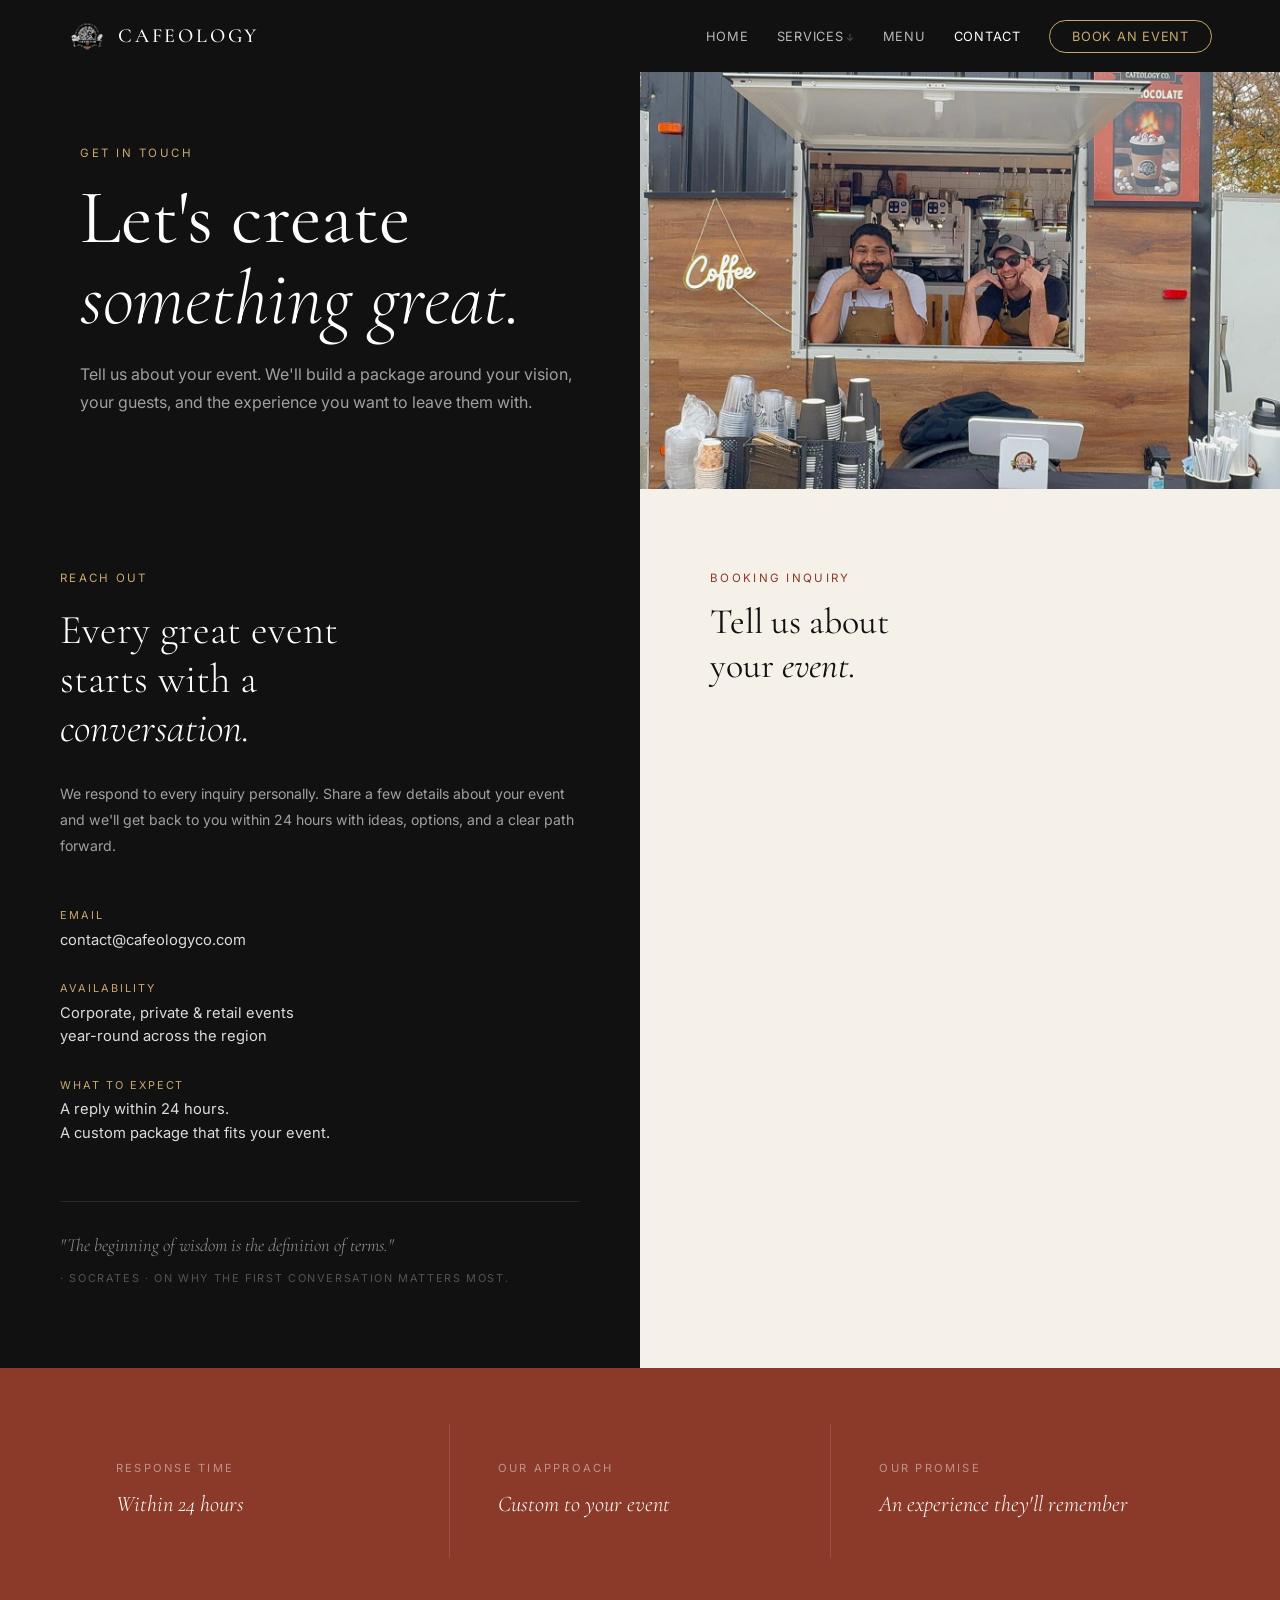
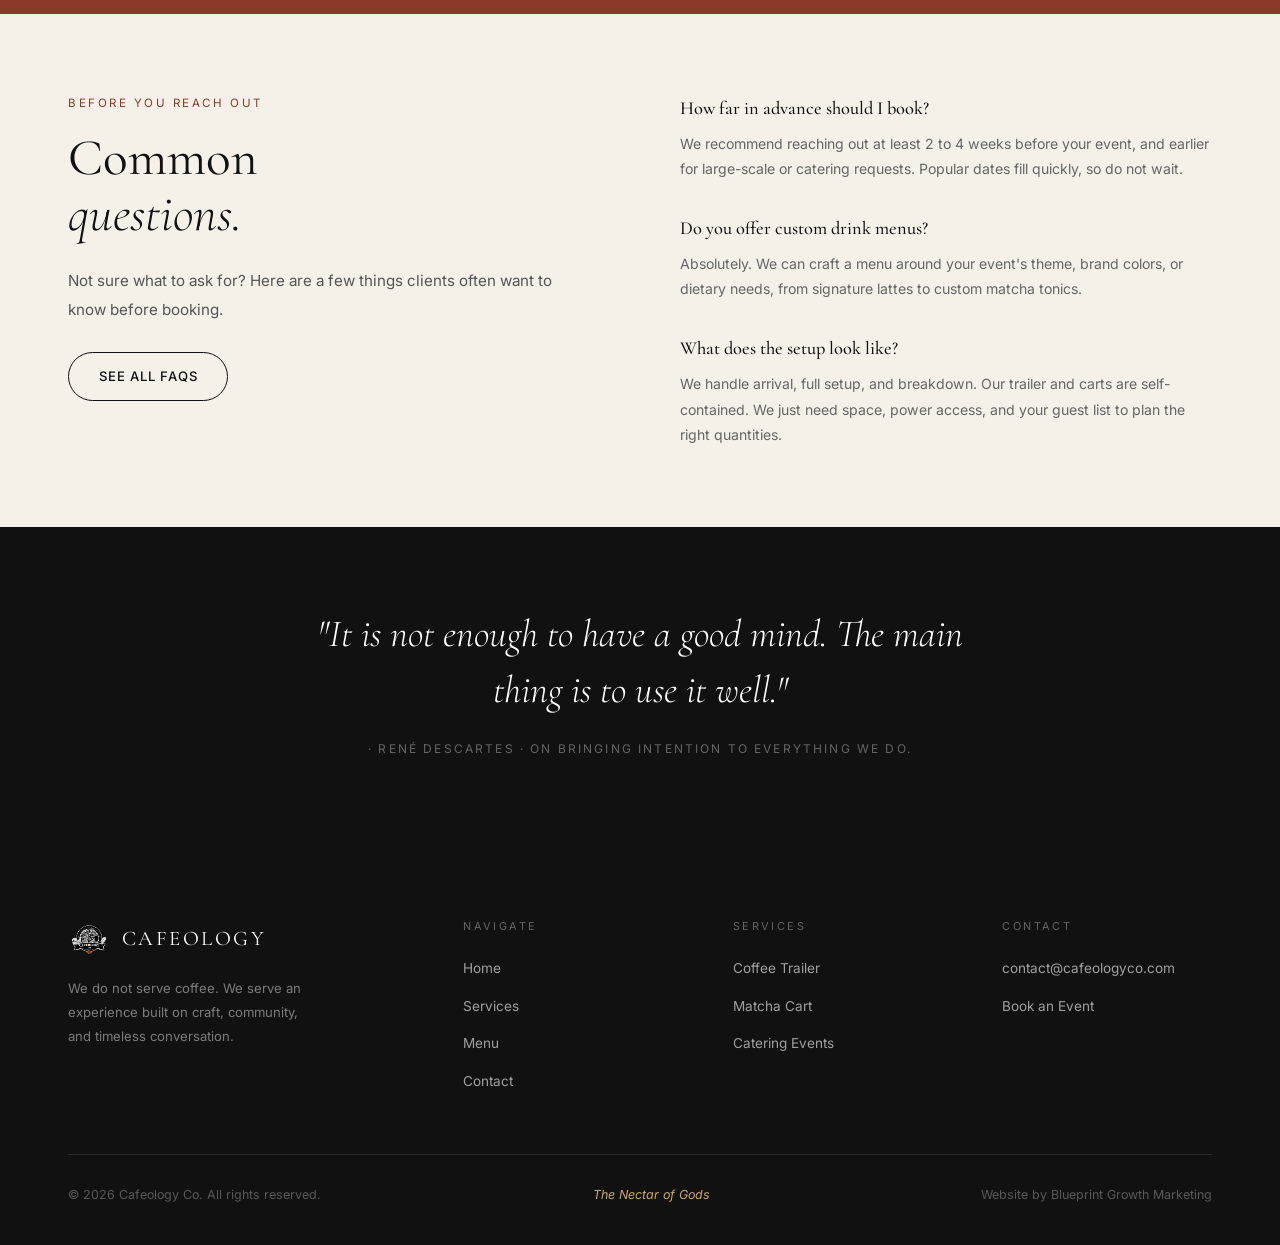
<file: contact.html>
<!DOCTYPE html>
<html lang="en">
<head>
  <meta charset="UTF-8" />
  <meta name="viewport" content="width=device-width, initial-scale=1.0" />
  <title>Book an Event | Cafeology Co</title>
  <meta name="description" content="Book Cafeology for your next corporate, private, or retail event. Reach out and we'll craft a package around your vision." />
  <link rel="preconnect" href="https://fonts.googleapis.com" />
  <link rel="preconnect" href="https://fonts.gstatic.com" crossorigin />
  <link href="https://fonts.googleapis.com/css2?family=Cormorant+Garamond:ital,wght@0,300;0,400;0,500;0,600;1,300;1,400;1,500&family=Inter:wght@300;400;500&display=swap" rel="stylesheet" />
  <link rel="stylesheet" href="css/style.css" />
  <style>
    /* ── Contact page specific ── */
    .contact-layout {
      display: grid;
      grid-template-columns: 1fr 1fr;
      gap: 0;
      min-height: 680px;
    }
    .contact-info {
      background: var(--espresso);
      color: var(--white);
      padding: 80px 60px;
      display: flex;
      flex-direction: column;
      justify-content: space-between;
    }
    .contact-info__eyebrow {
      font-size: 0.72rem;
      letter-spacing: 0.2em;
      text-transform: uppercase;
      color: var(--gold);
      margin-bottom: 18px;
    }
    .contact-info__headline {
      font-family: 'Cormorant Garamond', serif;
      font-size: clamp(2rem, 3.2vw, 3rem);
      font-weight: 300;
      line-height: 1.2;
      color: var(--white);
      margin-bottom: 28px;
    }
    .contact-info__body {
      font-size: 0.88rem;
      color: rgba(255,255,255,0.6);
      line-height: 1.85;
      margin-bottom: 48px;
    }
    .contact-detail {
      display: flex;
      flex-direction: column;
      gap: 28px;
      margin-bottom: 56px;
    }
    .contact-detail__item {
      display: flex;
      flex-direction: column;
      gap: 4px;
    }
    .contact-detail__label {
      font-size: 0.68rem;
      letter-spacing: 0.18em;
      text-transform: uppercase;
      color: var(--gold);
    }
    .contact-detail__value {
      font-size: 0.92rem;
      color: rgba(255,255,255,0.85);
      line-height: 1.6;
    }
    .contact-detail__value a {
      color: rgba(255,255,255,0.85);
      text-decoration: none;
      transition: color 0.2s;
    }
    .contact-detail__value a:hover { color: var(--gold); }
    .contact-quote {
      border-top: 1px solid rgba(255,255,255,0.1);
      padding-top: 28px;
    }
    .contact-quote__text {
      font-family: 'Cormorant Garamond', serif;
      font-size: 1.15rem;
      font-style: italic;
      font-weight: 300;
      color: rgba(255,255,255,0.55);
      line-height: 1.65;
      margin-bottom: 10px;
    }
    .contact-quote__attr {
      font-size: 0.68rem;
      letter-spacing: 0.15em;
      text-transform: uppercase;
      color: rgba(255,255,255,0.28);
    }

    /* ── Form panel ── */
    .contact-form-panel {
      background: var(--parchment);
      padding: 80px 70px;
    }
    .contact-form-panel__eyebrow {
      font-size: 0.72rem;
      letter-spacing: 0.2em;
      text-transform: uppercase;
      color: var(--rust);
      margin-bottom: 12px;
    }
    .contact-form-panel__headline {
      font-family: 'Cormorant Garamond', serif;
      font-size: clamp(1.8rem, 2.8vw, 2.6rem);
      font-weight: 400;
      line-height: 1.25;
      color: var(--espresso);
      margin-bottom: 36px;
    }
    .form-row {
      display: grid;
      grid-template-columns: 1fr 1fr;
      gap: 20px;
      margin-bottom: 20px;
    }
    .form-group {
      display: flex;
      flex-direction: column;
      gap: 8px;
    }
    .form-group--full {
      grid-column: 1 / -1;
    }
    .form-group label {
      font-size: 0.72rem;
      letter-spacing: 0.16em;
      text-transform: uppercase;
      color: #777;
    }
    .form-group input,
    .form-group select,
    .form-group textarea {
      width: 100%;
      background: var(--white);
      border: 1px solid rgba(0,0,0,0.12);
      border-radius: 2px;
      padding: 14px 16px;
      font-family: 'Inter', sans-serif;
      font-size: 0.88rem;
      color: var(--espresso);
      outline: none;
      transition: border-color 0.2s;
      box-sizing: border-box;
      -webkit-appearance: none;
      appearance: none;
    }
    .form-group input:focus,
    .form-group select:focus,
    .form-group textarea:focus {
      border-color: var(--espresso);
    }
    .form-group select {
      background-image: url("data:image/svg+xml,%3Csvg xmlns='http://www.w3.org/2000/svg' width='12' height='8' viewBox='0 0 12 8'%3E%3Cpath d='M1 1l5 5 5-5' stroke='%23111' stroke-width='1.5' fill='none' stroke-linecap='round'/%3E%3C/svg%3E");
      background-repeat: no-repeat;
      background-position: right 16px center;
      padding-right: 40px;
    }
    .form-group textarea {
      resize: vertical;
      min-height: 130px;
    }
    .form-group input::placeholder,
    .form-group textarea::placeholder {
      color: rgba(0,0,0,0.25);
    }
    .form-submit-row {
      display: flex;
      align-items: center;
      gap: 24px;
      margin-top: 32px;
    }
    .form-note {
      font-size: 0.75rem;
      color: rgba(0,0,0,0.4);
      line-height: 1.6;
    }

    /* ── Response promise band ── */
    .promise-band {
      background: var(--rust);
      padding: 56px 0;
    }
    .promise-band__inner {
      display: grid;
      grid-template-columns: repeat(3, 1fr);
      gap: 1px;
      background: rgba(255,255,255,0.12);
    }
    .promise-band__item {
      background: var(--rust);
      padding: 36px 48px;
      display: flex;
      flex-direction: column;
      gap: 8px;
    }
    .promise-band__label {
      font-size: 0.7rem;
      letter-spacing: 0.2em;
      text-transform: uppercase;
      color: rgba(255,255,255,0.45);
    }
    .promise-band__value {
      font-family: 'Cormorant Garamond', serif;
      font-size: 1.4rem;
      font-style: italic;
      font-weight: 300;
      color: var(--white);
    }

    /* ── Responsive ── */
    @media (max-width: 1024px) {
      .contact-layout { grid-template-columns: 1fr; }
      .contact-info { padding: 60px 48px; }
      .contact-form-panel { padding: 60px 48px; }
    }
    @media (max-width: 860px) {
      .form-row { grid-template-columns: 1fr; }
      .promise-band__inner { grid-template-columns: 1fr; }
    }
    @media (max-width: 600px) {
      .contact-info { padding: 48px 24px; }
      .contact-form-panel { padding: 48px 24px; }
      .form-submit-row { flex-direction: column; align-items: flex-start; }
    }
  </style>
</head>
<body>

<!-- ═══ NAV ═══ -->
<nav class="nav" id="siteNav">
  <div class="nav__inner">
    <a href="index.html" class="nav__logo">
      <img src="assets/images/logo cafeology_Mesa de trabajo 1.png" alt="Cafeology logo" class="nav__logo-img" />
      <span class="nav__logo-text">Cafeology</span>
    </a>
    <ul class="nav__links">
      <li><a href="index.html">Home</a></li>
      <li class="nav__item--has-dropdown">
        <a href="services.html">Services</a>
        <ul class="nav__dropdown">
          <li><a href="coffee-trailer.html">Coffee Trailer</a></li>
          <li><a href="matcha-cart.html">Matcha Cart</a></li>
          <li><a href="catering.html">Catering</a></li>
        </ul>
      </li>
      <li><a href="menu.html">Menu</a></li>
      <li><a href="contact.html">Contact</a></li>
      <li><a href="contact.html" class="nav__cta">Book an Event</a></li>
    </ul>
    <button class="nav__toggle" id="navToggle" aria-label="Menu">☰</button>
  </div>
</nav>
<ul class="nav__mobile-menu" id="navMobile">
  <li><a href="index.html">Home</a></li>
  <li><a href="services.html">Services</a></li>
  <li class="nav-sub-link"><a href="coffee-trailer.html">Coffee Trailer</a></li>
  <li class="nav-sub-link"><a href="matcha-cart.html">Matcha Cart</a></li>
  <li class="nav-sub-link"><a href="catering.html">Catering</a></li>
  <li><a href="menu.html">Menu</a></li>
  <li><a href="contact.html">Contact</a></li>
</ul>

<!-- ═══ PAGE HERO ═══ -->
<section style="padding-top:var(--nav-h);background:var(--espresso);min-height:52vh;display:grid;grid-template-columns:1fr 1fr;">
  <div style="display:flex;align-items:center;padding:72px 60px 72px 80px;">
    <div>
      <p class="page-hero__eyebrow">Get In Touch</p>
      <h1 class="page-hero__headline serif">
        Let's create<br><em>something great.</em>
      </h1>
      <p class="page-hero__sub">Tell us about your event. We'll build a package around your vision, your guests, and the experience you want to leave them with.</p>
    </div>
  </div>
  <div style="overflow:hidden;">
    <img src="assets/images/barista-team-smiling-trailer-window.jpg" alt="Cafeology barista team smiling in the trailer window" loading="eager" style="width:100%;height:100%;object-fit:cover;object-position:center;" />
  </div>
</section>

<!-- ═══ CONTACT LAYOUT ═══ -->
<div class="contact-layout">

  <!-- Left: Info panel -->
  <div class="contact-info">
    <div>
      <p class="contact-info__eyebrow">Reach Out</p>
      <h2 class="contact-info__headline serif">Every great event<br>starts with a<br><em>conversation.</em></h2>
      <p class="contact-info__body">We respond to every inquiry personally. Share a few details about your event and we'll get back to you within 24 hours with ideas, options, and a clear path forward.</p>

      <div class="contact-detail">
        <div class="contact-detail__item">
          <span class="contact-detail__label">Email</span>
          <span class="contact-detail__value">
            <a href="mailto:contact@cafeologyco.com">contact@cafeologyco.com</a>
          </span>
        </div>
        <div class="contact-detail__item">
          <span class="contact-detail__label">Availability</span>
          <span class="contact-detail__value">Corporate, private &amp; retail events<br>year-round across the region</span>
        </div>
        <div class="contact-detail__item">
          <span class="contact-detail__label">What to Expect</span>
          <span class="contact-detail__value">A reply within 24 hours.<br>A custom package that fits your event.</span>
        </div>
      </div>
    </div>

    <div class="contact-quote">
      <p class="contact-quote__text">"The beginning of wisdom is the definition of terms."</p>
      <p class="contact-quote__attr">· Socrates · On why the first conversation matters most.</p>
    </div>
  </div>

  <!-- Right: Form panel -->
  <div class="contact-form-panel">
    <p class="contact-form-panel__eyebrow">Booking Inquiry</p>
    <h2 class="contact-form-panel__headline serif">Tell us about<br>your <em>event.</em></h2>

    <iframe data-tally-src="https://tally.so/embed/A7q6jl?alignLeft=1&hideTitle=1&transparentBackground=1&dynamicHeight=1" loading="lazy" width="100%" height="372" frameborder="0" marginheight="0" marginwidth="0" title="null"></iframe>
    <script>var d=document,w="https://tally.so/widgets/embed.js",v=function(){"undefined"!=typeof Tally?Tally.loadEmbeds():d.querySelectorAll("iframe[data-tally-src]:not([src])").forEach((function(e){e.src=e.dataset.tallySrc}))};if("undefined"!=typeof Tally)v();else if(d.querySelector('script[src="'+w+'"]')==null){var s=d.createElement("script");s.src=w,s.onload=v,s.onerror=v,d.body.appendChild(s);}</script>
  </div>

</div>

<!-- ═══ PROMISE BAND ═══ -->
<div class="promise-band">
  <div class="container">
    <div class="promise-band__inner">
      <div class="promise-band__item">
        <span class="promise-band__label">Response Time</span>
        <span class="promise-band__value">Within 24 hours</span>
      </div>
      <div class="promise-band__item">
        <span class="promise-band__label">Our Approach</span>
        <span class="promise-band__value">Custom to your event</span>
      </div>
      <div class="promise-band__item">
        <span class="promise-band__label">Our Promise</span>
        <span class="promise-band__value">An experience they'll remember</span>
      </div>
    </div>
  </div>
</div>

<!-- ═══ FAQ TEASER ═══ -->
<section class="section section--parchment" style="padding:80px 0">
  <div class="container">
    <div style="display:grid;grid-template-columns:1fr 1fr;gap:80px;align-items:start">
      <div>
        <p class="section__eyebrow">Before You Reach Out</p>
        <h2 class="section__headline serif">Common<br><em>questions.</em></h2>
        <p class="section__body">Not sure what to ask for? Here are a few things clients often want to know before booking.</p>
        <a href="index.html#faq" class="btn btn--outline" style="margin-top:28px;display:inline-block">See All FAQs</a>
      </div>
      <div style="display:flex;flex-direction:column;gap:32px">
        <div>
          <p style="font-family:'Cormorant Garamond',serif;font-size:1.15rem;font-weight:500;margin-bottom:8px;color:var(--espresso)">How far in advance should I book?</p>
          <p style="font-size:0.88rem;color:#666;line-height:1.8">We recommend reaching out at least 2 to 4 weeks before your event, and earlier for large-scale or catering requests. Popular dates fill quickly, so do not wait.</p>
        </div>
        <div>
          <p style="font-family:'Cormorant Garamond',serif;font-size:1.15rem;font-weight:500;margin-bottom:8px;color:var(--espresso)">Do you offer custom drink menus?</p>
          <p style="font-size:0.88rem;color:#666;line-height:1.8">Absolutely. We can craft a menu around your event's theme, brand colors, or dietary needs, from signature lattes to custom matcha tonics.</p>
        </div>
        <div>
          <p style="font-family:'Cormorant Garamond',serif;font-size:1.15rem;font-weight:500;margin-bottom:8px;color:var(--espresso)">What does the setup look like?</p>
          <p style="font-size:0.88rem;color:#666;line-height:1.8">We handle arrival, full setup, and breakdown. Our trailer and carts are self-contained. We just need space, power access, and your guest list to plan the right quantities.</p>
        </div>
      </div>
    </div>
  </div>
</section>

<!-- ═══ CLOSING QUOTE ═══ -->
<div style="background:var(--espresso);padding:80px 0;text-align:center">
  <div class="container">
    <p style="font-family:'Cormorant Garamond',serif;font-size:clamp(1.8rem,3vw,2.8rem);font-style:italic;font-weight:300;color:var(--white);max-width:700px;margin:0 auto;line-height:1.45">
      "It is not enough to have a good mind. The main thing is to use it well."
    </p>
    <p style="font-size:0.75rem;letter-spacing:0.18em;text-transform:uppercase;color:rgba(255,255,255,0.35);margin-top:20px">
      · René Descartes · On bringing intention to everything we do.
    </p>
  </div>
</div>

<!-- ═══ FOOTER ═══ -->
<footer class="footer">
  <div class="container">
    <div class="footer__grid">
      <div>
        <div class="footer__logo">
          <img src="assets/images/logo cafeology_Mesa de trabajo 1.png" alt="Cafeology" class="footer__logo-img" />
          <span class="footer__logo-text serif">Cafeology</span>
        </div>
        <p class="footer__tagline">We do not serve coffee. We serve an experience built on craft, community, and timeless conversation.</p>
      </div>
      <div class="footer__col">
        <p class="footer__col-title">Navigate</p>
        <ul>
          <li><a href="index.html">Home</a></li>
          <li><a href="services.html">Services</a></li>
          <li><a href="menu.html">Menu</a></li>
          <li><a href="contact.html">Contact</a></li>
        </ul>
      </div>
      <div class="footer__col">
        <p class="footer__col-title">Services</p>
        <ul>
          <li><a href="coffee-trailer.html">Coffee Trailer</a></li>
          <li><a href="matcha-cart.html">Matcha Cart</a></li>
          <li><a href="catering.html">Catering Events</a></li>
        </ul>
      </div>
      <div class="footer__col">
        <p class="footer__col-title">Contact</p>
        <ul>
          <li><a href="mailto:contact@cafeologyco.com">contact@cafeologyco.com</a></li>
          <li><a href="contact.html">Book an Event</a></li>
        </ul>
      </div>
    </div>
    <div class="footer__bottom">
      <span>&copy; 2026 Cafeology Co. All rights reserved.</span>
      <span class="footer__gold">The Nectar of Gods</span>
      <span>Website by Blueprint Growth Marketing</span>
    </div>
  </div>
</footer>

<script src="js/main.js"></script>
</body>
</html>
</file>
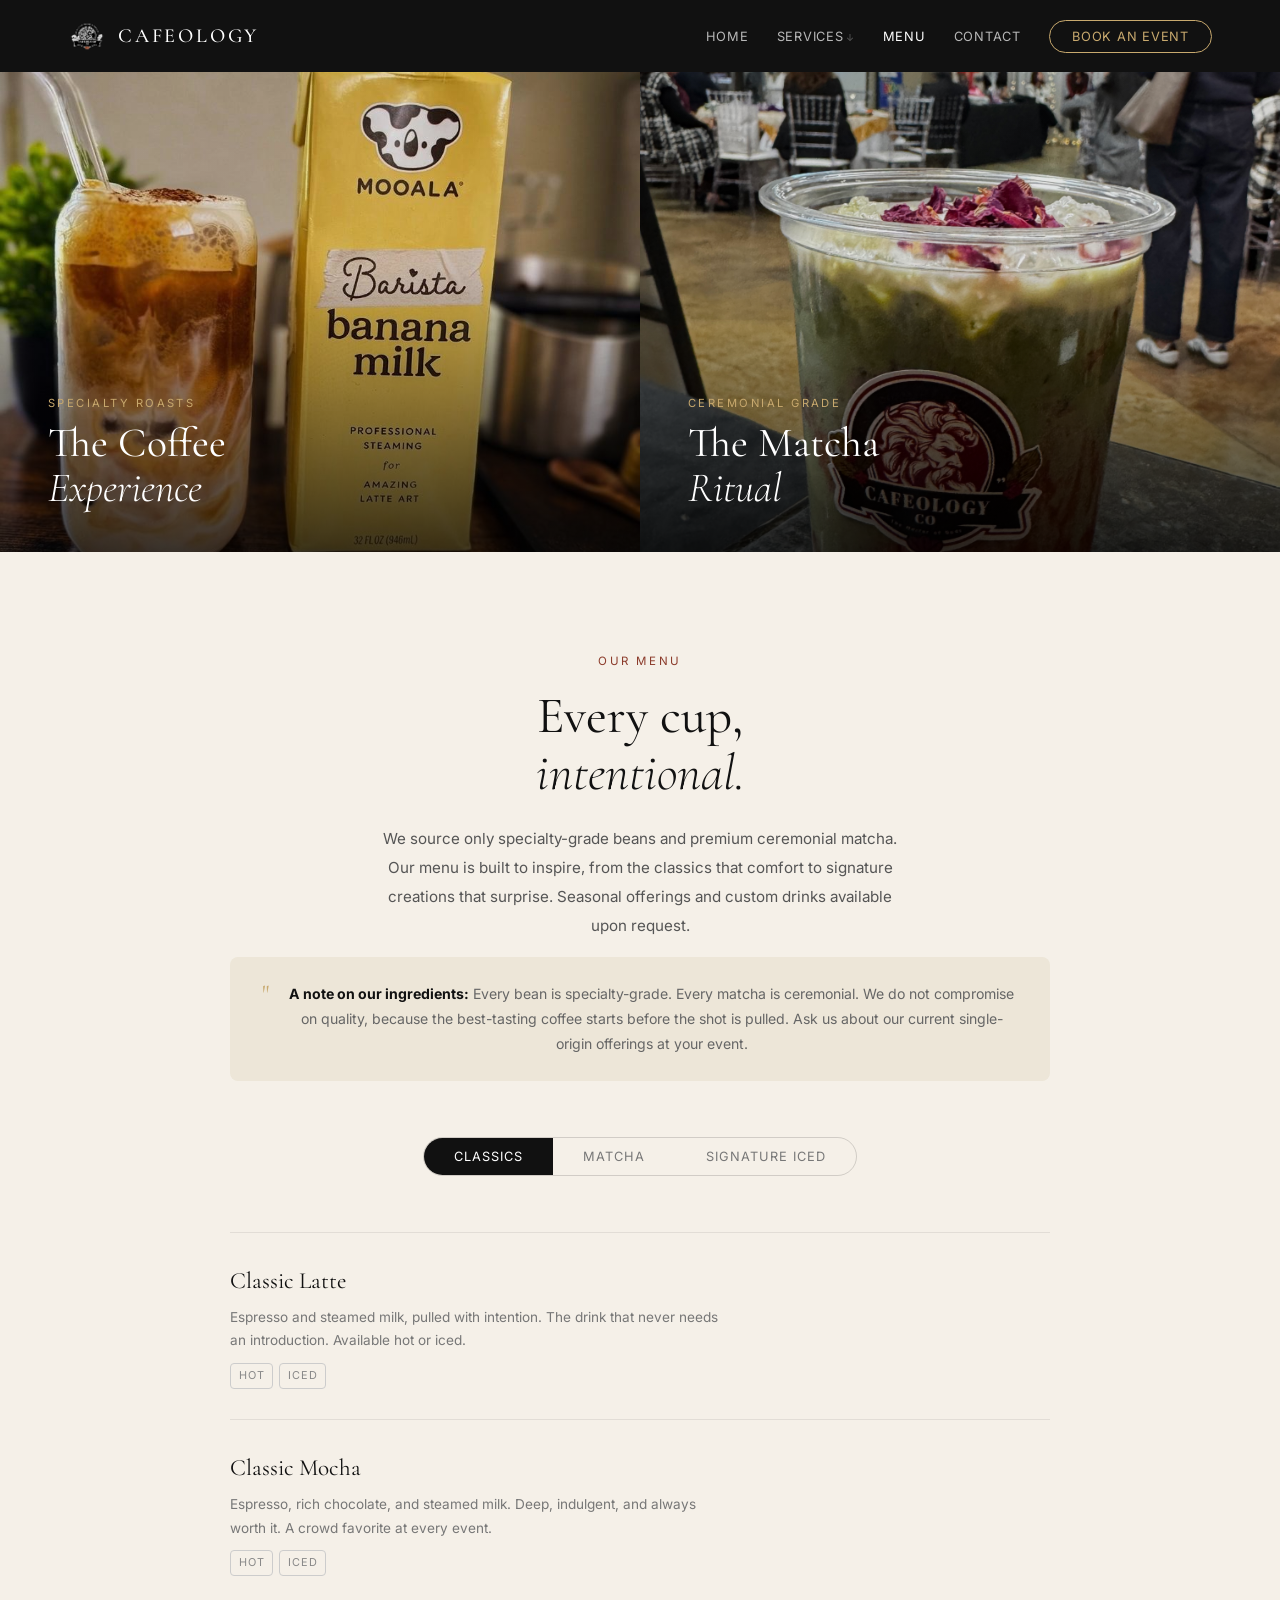
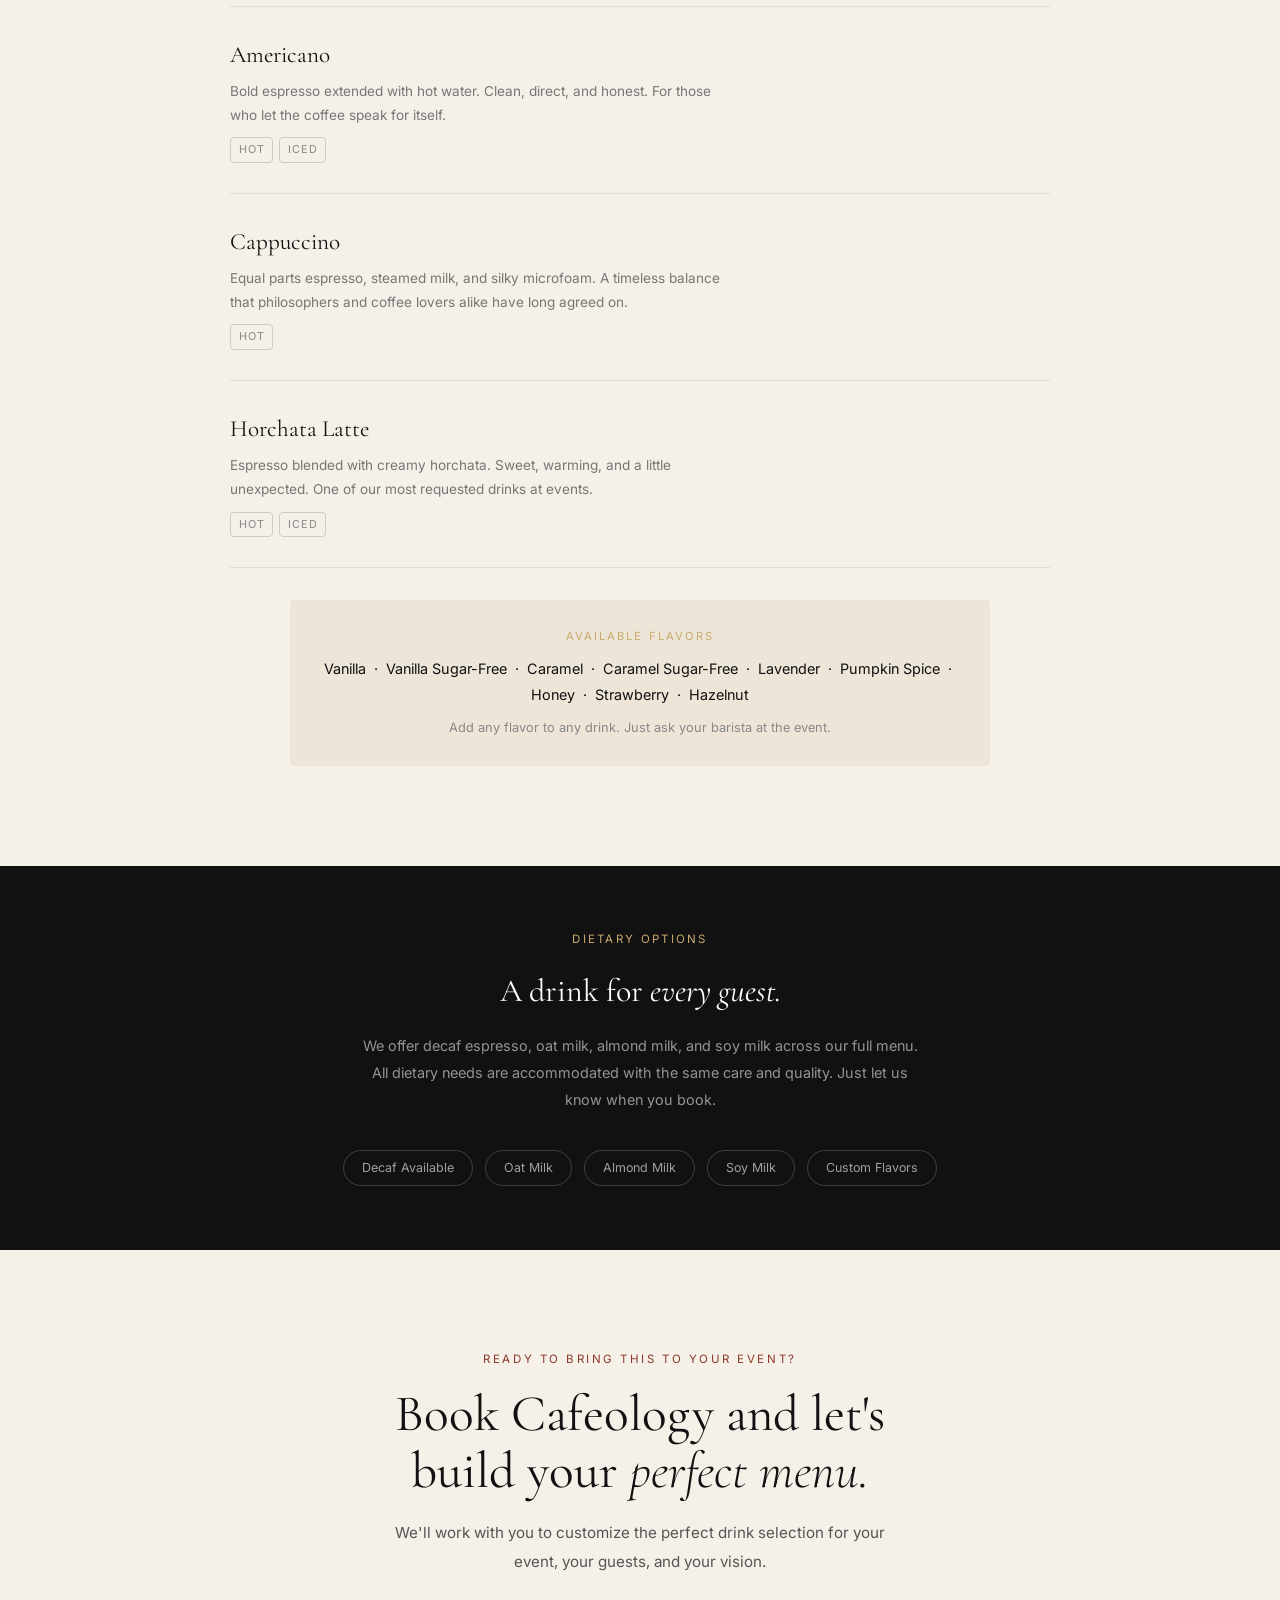
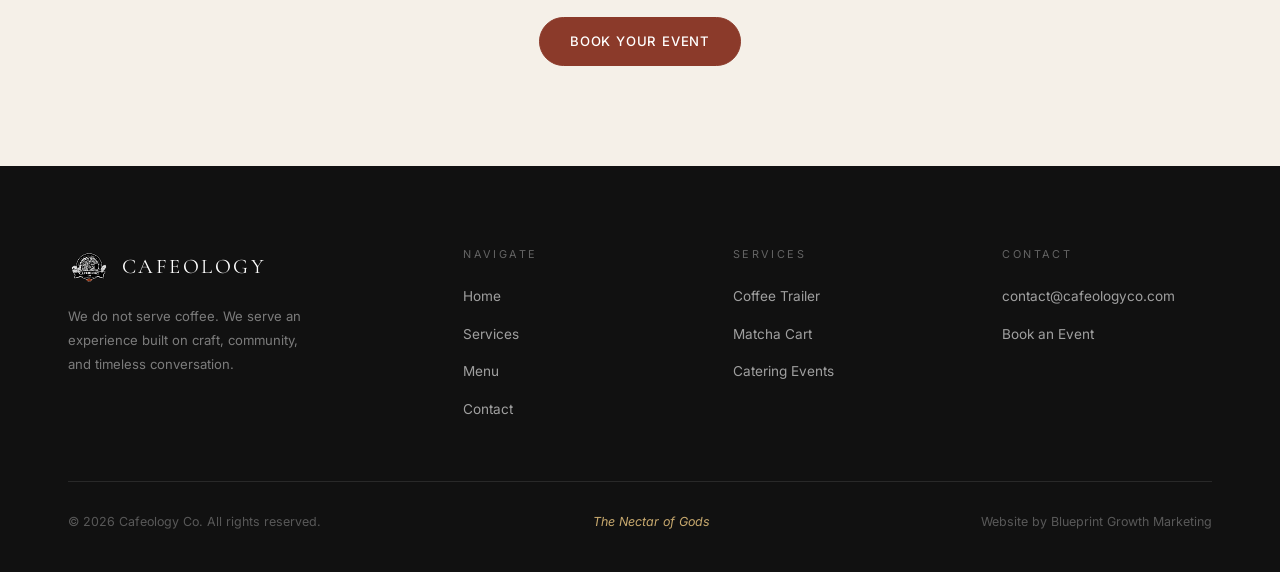
<file: menu.html>
<!DOCTYPE html>
<html lang="en">
<head>
  <meta charset="UTF-8" />
  <meta name="viewport" content="width=device-width, initial-scale=1.0" />
  <title>Menu | Cafeology Co</title>
  <meta name="description" content="Specialty coffee and ceremonial matcha. The Cafeology menu. Every cup crafted with intention." />
  <link rel="preconnect" href="https://fonts.googleapis.com" />
  <link rel="preconnect" href="https://fonts.gstatic.com" crossorigin />
  <link href="https://fonts.googleapis.com/css2?family=Cormorant+Garamond:ital,wght@0,300;0,400;0,500;0,600;1,300;1,400;1,500&family=Inter:wght@300;400;500&display=swap" rel="stylesheet" />
  <link rel="stylesheet" href="css/style.css" />

  <style>
    .menu-hero-grid {
      display: grid; grid-template-columns: 1fr 1fr; height: 480px;
      margin-top: var(--nav-h);
    }
    .menu-hero-grid__panel {
      position: relative; overflow: hidden; display: flex; align-items: flex-end;
      padding: 40px 48px;
    }
    .menu-hero-grid__img { position: absolute; inset: 0; z-index: 0; }
    .menu-hero-grid__img::after {
      content: ''; position: absolute; inset: 0;
      background: linear-gradient(to top, rgba(0,0,0,0.75) 0%, rgba(0,0,0,0.1) 60%);
    }
    .menu-hero-grid__label {
      position: relative; z-index: 1;
    }
    .menu-hero-grid__eyebrow {
      font-size: 0.7rem; letter-spacing: 0.22em; text-transform: uppercase;
      color: var(--gold); margin-bottom: 8px;
    }
    .menu-hero-grid__title {
      font-family: 'Cormorant Garamond', serif;
      font-size: 2.6rem; font-weight: 400; color: var(--white); line-height: 1.1;
    }
    .menu-hero-grid__title em { font-style: italic; font-weight: 300; }

    .menu-note {
      background: var(--parchment-dark); border-radius: 8px;
      padding: 24px 32px; max-width: 820px; margin: 0 auto 56px;
      display: flex; align-items: flex-start; gap: 16px;
    }
    .menu-note__icon {
      font-family: 'Cormorant Garamond', serif;
      font-size: 1.6rem; color: var(--gold); flex-shrink: 0; line-height: 1;
    }
    .menu-note p { font-size: 0.88rem; color: #666; line-height: 1.8; }
    .menu-note strong { color: var(--espresso); }

    @media (max-width: 640px) {
      .menu-hero-grid { grid-template-columns: 1fr; height: auto; }
      .menu-hero-grid__panel { height: 52vw; }
    }
  </style>
</head>
<body>

<!-- ═══ NAV ═══ -->
<nav class="nav" id="siteNav">
  <div class="nav__inner">
    <a href="index.html" class="nav__logo">
      <img src="assets/images/logo cafeology_Mesa de trabajo 1.png" alt="Cafeology logo" class="nav__logo-img" />
      <span class="nav__logo-text">Cafeology</span>
    </a>
    <ul class="nav__links">
      <li><a href="index.html">Home</a></li>
      <li class="nav__item--has-dropdown">
        <a href="services.html">Services</a>
        <ul class="nav__dropdown">
          <li><a href="coffee-trailer.html">Coffee Trailer</a></li>
          <li><a href="matcha-cart.html">Matcha Cart</a></li>
          <li><a href="catering.html">Catering</a></li>
        </ul>
      </li>
      <li><a href="menu.html">Menu</a></li>
      <li><a href="contact.html">Contact</a></li>
      <li><a href="contact.html" class="nav__cta">Book an Event</a></li>
    </ul>
    <button class="nav__toggle" id="navToggle" aria-label="Menu">☰</button>
  </div>
</nav>
<ul class="nav__mobile-menu" id="navMobile">
  <li><a href="index.html">Home</a></li>
  <li><a href="services.html">Services</a></li>
  <li class="nav-sub-link"><a href="coffee-trailer.html">Coffee Trailer</a></li>
  <li class="nav-sub-link"><a href="matcha-cart.html">Matcha Cart</a></li>
  <li class="nav-sub-link"><a href="catering.html">Catering</a></li>
  <li><a href="menu.html">Menu</a></li>
  <li><a href="contact.html">Contact</a></li>
</ul>

<!-- ═══ MENU HERO GRID ═══ -->
<div class="menu-hero-grid">
  <div class="menu-hero-grid__panel">
    <div class="menu-hero-grid__img">
      <img src="assets/images/iced-latte-mooala-banana-milk.jpg" alt="Iced latte with Mooala banana milk" loading="eager" />
    </div>
    <div class="menu-hero-grid__label">
      <p class="menu-hero-grid__eyebrow">Specialty Roasts</p>
      <h2 class="menu-hero-grid__title serif">The Coffee<br><em>Experience</em></h2>
    </div>
  </div>
  <div class="menu-hero-grid__panel">
    <div class="menu-hero-grid__img">
      <img src="assets/images/Product.jpeg" alt="Ceremonial matcha" loading="eager" />
    </div>
    <div class="menu-hero-grid__label">
      <p class="menu-hero-grid__eyebrow">Ceremonial Grade</p>
      <h2 class="menu-hero-grid__title serif">The Matcha<br><em>Ritual</em></h2>
    </div>
  </div>
</div>

<!-- ═══ MENU SECTION ═══ -->
<section class="section section--parchment" style="text-align:center">
  <div class="container">
    <p class="section__eyebrow">Our Menu</p>
    <h2 class="section__headline serif">Every cup,<br><em>intentional.</em></h2>
    <p class="section__body" style="margin:0 auto 16px">
      We source only specialty-grade beans and premium ceremonial matcha. Our menu is built to inspire, from the classics that comfort to signature creations that surprise. Seasonal offerings and custom drinks available upon request.
    </p>

    <div class="menu-note">
      <span class="menu-note__icon serif">"</span>
      <p><strong>A note on our ingredients:</strong> Every bean is specialty-grade. Every matcha is ceremonial. We do not compromise on quality, because the best-tasting coffee starts before the shot is pulled. Ask us about our current single-origin offerings at your event.</p>
    </div>

    <div class="menu-tabs">
      <button class="menu-tab active" data-panel="classics">Classics</button>
      <button class="menu-tab" data-panel="matcha">Matcha</button>
      <button class="menu-tab" data-panel="signature">Signature Iced</button>
    </div>

    <!-- ── CLASSICS ── -->
    <div class="menu-panel active" id="panel-classics">
      <div class="menu-items" style="text-align:left">

        <div class="menu-item">
          <div>
            <p class="menu-item__name serif">Classic Latte</p>
            <p class="menu-item__desc">Espresso and steamed milk, pulled with intention. The drink that never needs an introduction. Available hot or iced.</p>
            <div class="menu-item__badges"><span class="badge">Hot</span><span class="badge">Iced</span></div>
          </div>
        </div>

        <div class="menu-item">
          <div>
            <p class="menu-item__name serif">Classic Mocha</p>
            <p class="menu-item__desc">Espresso, rich chocolate, and steamed milk. Deep, indulgent, and always worth it. A crowd favorite at every event.</p>
            <div class="menu-item__badges"><span class="badge">Hot</span><span class="badge">Iced</span></div>
          </div>
        </div>

        <div class="menu-item">
          <div>
            <p class="menu-item__name serif">Americano</p>
            <p class="menu-item__desc">Bold espresso extended with hot water. Clean, direct, and honest. For those who let the coffee speak for itself.</p>
            <div class="menu-item__badges"><span class="badge">Hot</span><span class="badge">Iced</span></div>
          </div>
        </div>

        <div class="menu-item">
          <div>
            <p class="menu-item__name serif">Cappuccino</p>
            <p class="menu-item__desc">Equal parts espresso, steamed milk, and silky microfoam. A timeless balance that philosophers and coffee lovers alike have long agreed on.</p>
            <div class="menu-item__badges"><span class="badge">Hot</span></div>
          </div>
        </div>

        <div class="menu-item">
          <div>
            <p class="menu-item__name serif">Horchata Latte</p>
            <p class="menu-item__desc">Espresso blended with creamy horchata. Sweet, warming, and a little unexpected. One of our most requested drinks at events.</p>
            <div class="menu-item__badges"><span class="badge">Hot</span><span class="badge">Iced</span></div>
          </div>
        </div>

      </div>

      <!-- Flavors callout -->
      <div style="background:var(--parchment-dark);border-radius:4px;padding:28px 32px;margin-top:32px;max-width:700px;margin-left:auto;margin-right:auto;text-align:center">
        <p style="font-size:0.7rem;letter-spacing:0.18em;text-transform:uppercase;color:var(--gold);margin-bottom:10px">Available Flavors</p>
        <p style="font-size:0.9rem;color:var(--espresso);line-height:1.8">
          Vanilla &nbsp;·&nbsp; Vanilla Sugar-Free &nbsp;·&nbsp; Caramel &nbsp;·&nbsp; Caramel Sugar-Free &nbsp;·&nbsp; Lavender &nbsp;·&nbsp; Pumpkin Spice &nbsp;·&nbsp; Honey &nbsp;·&nbsp; Strawberry &nbsp;·&nbsp; Hazelnut
        </p>
        <p style="font-size:0.8rem;color:#888;margin-top:10px">Add any flavor to any drink. Just ask your barista at the event.</p>
      </div>

    </div>

    <!-- ── MATCHA ── -->
    <div class="menu-panel" id="panel-matcha">
      <div class="menu-items" style="text-align:left">

        <div class="menu-item">
          <div>
            <p class="menu-item__name serif">Celestial Violet Matcha</p>
            <p class="menu-item__desc">Sweet mango purée layered with creamy milk and matcha with coconut milk. Creamy, unique, and visually stunning.</p>
            <div class="menu-item__badges"><span class="badge">Iced</span></div>
          </div>
        </div>

        <div class="menu-item">
          <div>
            <p class="menu-item__name serif">Olympus Cream Matcha</p>
            <p class="menu-item__desc">A rich tropical blend of coconut and white chocolate with ceremonial-grade matcha. Indulgent, smooth, and divine.</p>
            <div class="menu-item__badges"><span class="badge">Iced</span></div>
          </div>
        </div>

        <div class="menu-item">
          <div>
            <p class="menu-item__name serif">Serenity Elixir Matcha</p>
            <p class="menu-item__desc">Floral notes of lavender with sweet vanilla and silky matcha. Soothing, elegant, and refined.</p>
            <div class="menu-item__badges"><span class="badge">Iced</span></div>
          </div>
        </div>

        <div class="menu-item">
          <div>
            <p class="menu-item__name serif">Tropical Divinity Matcha</p>
            <p class="menu-item__desc">Sweet mango purée horchata with cinnamon and vanilla blended with mild matcha. Tropical, fresh, and vibrant.</p>
            <div class="menu-item__badges"><span class="badge">Iced</span></div>
          </div>
        </div>

        <div class="menu-item">
          <div>
            <p class="menu-item__name serif">Aztec Gold Matcha</p>
            <p class="menu-item__desc">Espresso-inspired horchata with cinnamon and vanilla blended with mild matcha. Bold, warm, and deeply satisfying.</p>
            <div class="menu-item__badges"><span class="badge">Iced</span></div>
          </div>
        </div>

        <div class="menu-item">
          <div>
            <p class="menu-item__name serif">Divine Rose Matcha</p>
            <p class="menu-item__desc">Layers of fresh strawberry purée with premium matcha and creamy milk. Smooth, vibrant, and refreshing.</p>
            <div class="menu-item__badges"><span class="badge">Iced</span></div>
          </div>
        </div>

      </div>

      <!-- Flavors callout -->
      <div style="background:var(--parchment-dark);border-radius:4px;padding:28px 32px;margin-top:32px;max-width:700px;margin-left:auto;margin-right:auto;text-align:center">
        <p style="font-size:0.7rem;letter-spacing:0.18em;text-transform:uppercase;color:var(--gold);margin-bottom:10px">Available Flavors</p>
        <p style="font-size:0.9rem;color:var(--espresso);line-height:1.8">
          Vanilla &nbsp;·&nbsp; Vanilla Sugar-Free &nbsp;·&nbsp; Caramel &nbsp;·&nbsp; Caramel Sugar-Free &nbsp;·&nbsp; Lavender &nbsp;·&nbsp; Pumpkin Spice &nbsp;·&nbsp; Honey &nbsp;·&nbsp; Strawberry &nbsp;·&nbsp; Hazelnut
        </p>
        <p style="font-size:0.8rem;color:#888;margin-top:10px">Add any flavor to any matcha drink. Just ask your barista at the event.</p>
      </div>

    </div>

    <!-- ── SIGNATURE ICED ── -->
    <div class="menu-panel" id="panel-signature">
      <div class="menu-items" style="text-align:left">

        <div class="menu-item">
          <div>
            <p class="menu-item__name serif">The Stoic</p>
            <p class="menu-item__desc">Espresso, milk, and cinnamon-vanilla horchata. Balanced, calm, and unshaken. Sweetness mastered, not chased.</p>
            <div class="menu-item__badges"><span class="badge">Iced</span><span class="badge">Smooth · Spiced Vanilla · Silky</span></div>
          </div>
        </div>

        <div class="menu-item">
          <div>
            <p class="menu-item__name serif">Lunar Eclipse</p>
            <p class="menu-item__desc">Espresso, milk, and white chocolate. Smooth, luminous, and unapologetically rich. The drink that turns heads at every event.</p>
            <div class="menu-item__badges"><span class="badge">Iced</span><span class="badge">Velvety · Sweet · Moonlit</span></div>
          </div>
        </div>

        <div class="menu-item">
          <div>
            <p class="menu-item__name serif">Midnight Oasis</p>
            <p class="menu-item__desc">Espresso, chocolate, and coconut milk. Deep, exotic, and refreshing. A hidden escape in every sip.</p>
            <div class="menu-item__badges"><span class="badge">Iced</span><span class="badge">Rich · Tropical · Indulgent</span></div>
          </div>
        </div>

        <div class="menu-item">
          <div>
            <p class="menu-item__name serif">The Titan</p>
            <p class="menu-item__desc">Espresso, sweetened condensed milk. Sweet, bold, and refined. Crafted with strength and depth. A drink that earns its name.</p>
            <div class="menu-item__badges"><span class="badge">Iced</span><span class="badge">Bold · Creamy · Legendary</span></div>
          </div>
        </div>

      </div>
    </div>

  </div>
</section>

<!-- ═══ DIETARY NOTE ═══ -->
<section style="background:var(--espresso);padding:64px 0;text-align:center">
  <div class="container--narrow">
    <p style="font-size:0.72rem;letter-spacing:0.2em;text-transform:uppercase;color:var(--gold);margin-bottom:16px">Dietary Options</p>
    <h2 style="font-family:'Cormorant Garamond',serif;font-size:2rem;font-weight:400;color:var(--white);margin-bottom:16px">
      A drink for <em>every guest.</em>
    </h2>
    <p style="font-size:0.9rem;color:rgba(255,255,255,0.55);line-height:1.9;max-width:560px;margin:0 auto 36px">
      We offer decaf espresso, oat milk, almond milk, and soy milk across our full menu. All dietary needs are accommodated with the same care and quality. Just let us know when you book.
    </p>
    <div style="display:flex;gap:12px;flex-wrap:wrap;justify-content:center">
      <span style="border:1px solid rgba(255,255,255,0.2);border-radius:100px;padding:7px 18px;font-size:0.78rem;color:rgba(255,255,255,0.6)">Decaf Available</span>
      <span style="border:1px solid rgba(255,255,255,0.2);border-radius:100px;padding:7px 18px;font-size:0.78rem;color:rgba(255,255,255,0.6)">Oat Milk</span>
      <span style="border:1px solid rgba(255,255,255,0.2);border-radius:100px;padding:7px 18px;font-size:0.78rem;color:rgba(255,255,255,0.6)">Almond Milk</span>
      <span style="border:1px solid rgba(255,255,255,0.2);border-radius:100px;padding:7px 18px;font-size:0.78rem;color:rgba(255,255,255,0.6)">Soy Milk</span>
      <span style="border:1px solid rgba(255,255,255,0.2);border-radius:100px;padding:7px 18px;font-size:0.78rem;color:rgba(255,255,255,0.6)">Custom Flavors</span>
    </div>
  </div>
</section>

<!-- ═══ CTA ═══ -->
<section class="section section--parchment" style="text-align:center">
  <div class="container">
    <p class="section__eyebrow">Ready to Bring This to Your Event?</p>
    <h2 class="section__headline serif" style="max-width:560px;margin:0 auto 20px">
      Book Cafeology and let's<br>build your <em>perfect menu.</em>
    </h2>
    <p class="section__body" style="margin:0 auto 40px;text-align:center">
      We'll work with you to customize the perfect drink selection for your event, your guests, and your vision.
    </p>
    <a href="contact.html" class="btn btn--rust">Book Your Event</a>
  </div>
</section>

<!-- ═══ FOOTER ═══ -->
<footer class="footer">
  <div class="container">
    <div class="footer__grid">
      <div>
        <div class="footer__logo">
          <img src="assets/images/logo cafeology_Mesa de trabajo 1.png" alt="Cafeology" class="footer__logo-img" />
          <span class="footer__logo-text serif">Cafeology</span>
        </div>
        <p class="footer__tagline">We do not serve coffee. We serve an experience built on craft, community, and timeless conversation.</p>
      </div>
      <div class="footer__col">
        <p class="footer__col-title">Navigate</p>
        <ul>
          <li><a href="index.html">Home</a></li>
          <li><a href="services.html">Services</a></li>
          <li><a href="menu.html">Menu</a></li>
          <li><a href="contact.html">Contact</a></li>
        </ul>
      </div>
      <div class="footer__col">
        <p class="footer__col-title">Services</p>
        <ul>
          <li><a href="coffee-trailer.html">Coffee Trailer</a></li>
          <li><a href="matcha-cart.html">Matcha Cart</a></li>
          <li><a href="catering.html">Catering Events</a></li>
        </ul>
      </div>
      <div class="footer__col">
        <p class="footer__col-title">Contact</p>
        <ul>
          <li><a href="mailto:contact@cafeologyco.com">contact@cafeologyco.com</a></li>
          <li><a href="contact.html">Book an Event</a></li>
        </ul>
      </div>
    </div>
    <div class="footer__bottom">
      <span>&copy; 2026 Cafeology Co. All rights reserved.</span>
      <span class="footer__gold">The Nectar of Gods</span>
      <span>Website by Blueprint Growth Marketing</span>
    </div>
  </div>
</footer>

<script src="js/main.js"></script>
</body>
</html>
</file>
<file: css/style.css>
/* ═══════════════════════════════════════════════════════════
   CAFEOLOGY — Shared Stylesheet
   Brand Colors:
     Espresso   #111111
     Parchment  #F5F0E8
     Rust       #8B3A2A
     Gold       #C8A96E
     Matcha     #5C6B50
   Fonts: Cormorant Garamond (display) · Inter (body)
═══════════════════════════════════════════════════════════ */

/* ── Reset ── */
*, *::before, *::after { box-sizing: border-box; margin: 0; padding: 0; }
html { scroll-behavior: smooth; font-size: 16px; }
body {
  font-family: 'Inter', sans-serif;
  background: #F5F0E8;
  color: #111111;
  line-height: 1.6;
  overflow-x: hidden;
}
img { display: block; width: 100%; height: 100%; object-fit: cover; }
a { text-decoration: none; color: inherit; }
button { font-family: 'Inter', sans-serif; cursor: pointer; }

/* ── CSS Variables ── */
:root {
  --espresso:  #111111;
  --parchment: #F5F0E8;
  --parchment-dark: #EDE6D8;
  --rust:      #8B3A2A;
  --gold:      #C8A96E;
  --matcha:    #5C6B50;
  --white:     #FFFFFF;
  --gray-mid:  #777777;
  --nav-h:     72px;
}

/* ── Typography ── */
.serif { font-family: 'Cormorant Garamond', Georgia, serif; }

/* ── Layout ── */
.container { max-width: 1240px; margin: 0 auto; padding: 0 48px; }
.container--narrow { max-width: 860px; margin: 0 auto; padding: 0 48px; }

/* ══════════════════════════════
   NAVIGATION
══════════════════════════════ */
.nav {
  position: fixed; top: 0; left: 0; right: 0; z-index: 200;
  height: var(--nav-h);
  background: var(--espresso);
  display: flex; align-items: center;
  transition: box-shadow 0.3s;
}
.nav.scrolled { box-shadow: 0 2px 24px rgba(0,0,0,0.35); }
.nav__inner {
  width: 100%; max-width: 1240px; margin: 0 auto; padding: 0 48px;
  display: flex; align-items: center; justify-content: space-between;
}
.nav__logo {
  display: flex; align-items: center; gap: 12px;
}
.nav__logo-img { width: 38px; height: 38px; object-fit: contain; flex-shrink: 0; }
.nav__logo-text {
  font-family: 'Cormorant Garamond', serif;
  font-size: 1.25rem; font-weight: 500; letter-spacing: 0.14em;
  text-transform: uppercase; color: var(--white);
}
.nav__links { display: flex; align-items: center; gap: 28px; list-style: none; }
.nav__links > li { position: relative; }
.nav__links a {
  font-size: 0.8rem; font-weight: 400; letter-spacing: 0.06em;
  text-transform: uppercase; color: rgba(255,255,255,0.7);
  transition: color 0.2s;
}
.nav__links a:hover, .nav__links a.active { color: var(--white); }
.nav__cta {
  border: 1.5px solid var(--gold) !important; border-radius: 100px;
  padding: 8px 22px; color: var(--gold) !important;
  transition: background 0.25s, color 0.25s !important;
}
.nav__cta:hover { background: var(--gold) !important; color: var(--espresso) !important; }
.nav__toggle {
  display: none; background: none; border: none;
  color: var(--white); font-size: 1.5rem; padding: 4px;
}

/* ── Nav Dropdown ── */
.nav__item--has-dropdown > a::after {
  content: ' ↓'; font-size: 0.6rem; opacity: 0.45; margin-left: 2px;
  display: inline-block; transition: transform 0.2s;
}
.nav__item--has-dropdown:hover > a::after { transform: rotate(180deg); }

/* Invisible bridge fills the gap so hover doesn't break mid-travel */
.nav__item--has-dropdown::after {
  content: '';
  position: absolute;
  top: 100%; left: -12px; right: -12px;
  height: 16px;
}
.nav__dropdown {
  position: absolute; top: calc(100% + 14px); left: 50%;
  transform: translateX(-50%);
  background: var(--espresso); min-width: 210px;
  list-style: none; padding: 8px 0;
  border-top: 2px solid var(--gold);
  opacity: 0; pointer-events: none;
  transition: opacity 0.18s, transform 0.18s;
  box-shadow: 0 20px 48px rgba(0,0,0,0.45);
}
.nav__dropdown::before {
  content: ''; position: absolute; top: -7px; left: 50%;
  transform: translateX(-50%);
  border: 5px solid transparent;
  border-bottom-color: var(--gold);
}
.nav__item--has-dropdown:hover .nav__dropdown {
  opacity: 1; pointer-events: auto;
}
.nav__dropdown li a {
  display: block; padding: 11px 22px;
  font-size: 0.78rem; letter-spacing: 0.05em; text-transform: uppercase;
  color: rgba(255,255,255,0.6);
  transition: color 0.2s, background 0.2s;
}
.nav__dropdown li a:hover {
  color: var(--white); background: rgba(255,255,255,0.05);
}
.nav__dropdown li a.active { color: var(--gold); }

/* Mobile Nav */
.nav__mobile-menu {
  display: none; position: fixed; top: var(--nav-h); left: 0; right: 0; bottom: 0;
  background: var(--espresso); z-index: 199;
  flex-direction: column; align-items: center; justify-content: center;
  gap: 20px; list-style: none; overflow-y: auto; padding: 32px 0;
}
.nav__mobile-menu.open { display: flex; }
.nav__mobile-menu a {
  font-family: 'Cormorant Garamond', serif;
  font-size: 2.2rem; color: var(--white); letter-spacing: 0.04em;
}
.nav__mobile-menu .nav-sub-link a {
  font-size: 1.3rem; color: rgba(255,255,255,0.45);
}

/* ══════════════════════════════
   PAGE HERO (shared)
══════════════════════════════ */
.page-hero {
  padding-top: var(--nav-h);
  background: var(--espresso);
  min-height: 52vh;
  display: flex; align-items: flex-end;
  position: relative; overflow: hidden;
}
.page-hero__img {
  position: absolute; inset: 0; z-index: 0;
  opacity: 0.28;
}
.page-hero__content {
  position: relative; z-index: 1;
  padding: 72px 0 72px;
}
.page-hero__eyebrow {
  font-size: 0.72rem; letter-spacing: 0.22em; text-transform: uppercase;
  color: var(--gold); margin-bottom: 16px;
}
.page-hero__headline {
  font-family: 'Cormorant Garamond', serif;
  font-size: clamp(3rem, 6vw, 5.6rem);
  font-weight: 400; line-height: 1.05; color: var(--white);
}
.page-hero__headline em { font-style: italic; font-weight: 300; }
.page-hero__sub {
  font-size: 1rem; color: rgba(255,255,255,0.6); margin-top: 20px;
  max-width: 500px; line-height: 1.8;
}

/* ── Service Detail Hero (full-bleed split) ── */
.service-hero {
  display: grid; grid-template-columns: 1fr 1fr;
  min-height: 88vh; padding-top: var(--nav-h);
}
.service-hero__image { position: relative; overflow: hidden; }
.service-hero__image img { height: 100%; }
.service-hero__image::after {
  content: ''; position: absolute; inset: 0;
  background: linear-gradient(135deg, rgba(0,0,0,0.25), rgba(0,0,0,0.1));
}
.service-hero__text {
  background: var(--espresso);
  display: flex; flex-direction: column; justify-content: center;
  padding: 80px 72px;
}
.service-hero__number {
  font-family: 'Cormorant Garamond', serif;
  font-size: 6rem; font-weight: 300; line-height: 1;
  color: rgba(255,255,255,0.06); margin-bottom: -20px;
}
.service-hero__eyebrow {
  font-size: 0.72rem; letter-spacing: 0.22em; text-transform: uppercase;
  color: var(--gold); margin-bottom: 18px;
}
.service-hero__headline {
  font-family: 'Cormorant Garamond', serif;
  font-size: clamp(2.8rem, 4.5vw, 4.4rem);
  font-weight: 400; line-height: 1.08; color: var(--white);
  margin-bottom: 24px;
}
.service-hero__headline em { font-style: italic; font-weight: 300; color: var(--gold); }
.service-hero__body {
  font-size: 0.95rem; color: rgba(255,255,255,0.6);
  line-height: 1.9; max-width: 420px; margin-bottom: 36px;
}
.service-hero__actions { display: flex; gap: 14px; flex-wrap: wrap; }

/* ══════════════════════════════
   SERVICE CARDS GRID (Overview page)
══════════════════════════════ */
.service-cards {
  display: grid; grid-template-columns: repeat(2, 1fr);
  gap: 2px; background: rgba(0,0,0,0.08);
  margin-top: 0;
}
.service-card {
  background: var(--white); overflow: hidden;
  position: relative; display: flex; flex-direction: column;
}
.service-card__img { height: 340px; overflow: hidden; position: relative; }
.service-card__img img { transition: transform 0.8s ease; }
.service-card:hover .service-card__img img { transform: scale(1.05); }
.service-card__img::after {
  content: ''; position: absolute; bottom: 0; left: 0; right: 0;
  height: 80px;
  background: linear-gradient(to top, rgba(0,0,0,0.15), transparent);
}
.service-card__body { padding: 36px 40px 44px; flex: 1; display: flex; flex-direction: column; }
.service-card__number {
  font-family: 'Cormorant Garamond', serif;
  font-size: 3.6rem; font-weight: 300;
  color: rgba(0,0,0,0.06); line-height: 1; margin-bottom: 6px;
}
.service-card__title {
  font-family: 'Cormorant Garamond', serif;
  font-size: 2.1rem; font-weight: 400; margin-bottom: 12px; color: var(--espresso);
}
.service-card__desc {
  font-size: 0.88rem; color: #666; line-height: 1.85;
  margin-bottom: 20px; flex: 1;
}
.service-card__footer {
  display: flex; align-items: center; justify-content: space-between;
  margin-top: 24px; padding-top: 20px;
  border-top: 1px solid rgba(0,0,0,0.08);
}

/* ══════════════════════════════
   SERVICE FEATURES (Individual pages)
══════════════════════════════ */
.feature-grid {
  display: grid; grid-template-columns: repeat(3, 1fr);
  gap: 1px; background: rgba(0,0,0,0.08);
}
.feature-item {
  background: var(--white); padding: 44px 36px;
}
.feature-item__icon {
  font-family: 'Cormorant Garamond', serif;
  font-size: 2.4rem; font-weight: 300; color: var(--gold);
  margin-bottom: 14px; line-height: 1;
}
.feature-item__title {
  font-family: 'Cormorant Garamond', serif;
  font-size: 1.25rem; font-weight: 500; margin-bottom: 10px; color: var(--espresso);
}
.feature-item__body { font-size: 0.85rem; color: #666; line-height: 1.8; }

/* ── Related Services Strip ── */
.related-services {
  display: grid; grid-template-columns: repeat(3, 1fr);
  gap: 1px; background: rgba(0,0,0,0.08);
}
.related-card {
  background: var(--parchment); overflow: hidden;
  display: flex; flex-direction: column;
  transition: background 0.2s;
}
.related-card:hover { background: var(--parchment-dark); }
.related-card__img { height: 200px; overflow: hidden; }
.related-card__img img { transition: transform 0.6s ease; }
.related-card:hover .related-card__img img { transform: scale(1.05); }
.related-card__body { padding: 24px 28px 30px; flex: 1; }
.related-card__label {
  font-size: 0.68rem; letter-spacing: 0.18em; text-transform: uppercase;
  color: var(--rust); margin-bottom: 6px;
}
.related-card__title {
  font-family: 'Cormorant Garamond', serif;
  font-size: 1.45rem; font-weight: 400; margin-bottom: 8px; color: var(--espresso);
}
.related-card__link {
  font-size: 0.78rem; letter-spacing: 0.08em; text-transform: uppercase;
  color: var(--espresso); display: flex; align-items: center; gap: 6px;
  margin-top: 14px;
}
.related-card__link::after { content: '→'; }

/* ══════════════════════════════
   SECTIONS
══════════════════════════════ */
.section { padding: 100px 0; }
.section--parchment { background: var(--parchment); }
.section--dark { background: var(--espresso); color: var(--white); }
.section--white { background: var(--white); }
.section--matcha { background: var(--matcha); color: var(--white); }
.section--parchment-dark { background: var(--parchment-dark); }

.section__eyebrow {
  font-size: 0.72rem; letter-spacing: 0.22em; text-transform: uppercase;
  color: var(--rust); margin-bottom: 18px;
}
.section--dark .section__eyebrow { color: var(--gold); }
.section--matcha .section__eyebrow { color: rgba(255,255,255,0.6); }

.section__headline {
  font-family: 'Cormorant Garamond', serif;
  font-size: clamp(2.4rem, 4vw, 3.8rem);
  font-weight: 400; line-height: 1.1; margin-bottom: 24px;
}
.section__headline em { font-style: italic; font-weight: 300; }

.section__body {
  font-size: 0.95rem; line-height: 1.9; color: #555;
  max-width: 520px;
}
.section--dark .section__body { color: rgba(255,255,255,0.6); }
.section--matcha .section__body { color: rgba(255,255,255,0.75); }

/* ══════════════════════════════
   BUTTONS
══════════════════════════════ */
.btn {
  display: inline-flex; align-items: center; gap: 8px;
  border-radius: 100px; padding: 13px 30px;
  font-size: 0.82rem; font-weight: 500; letter-spacing: 0.06em;
  text-transform: uppercase; border: 1.5px solid transparent;
  transition: all 0.25s; white-space: nowrap;
}
.btn--dark { background: var(--espresso); color: var(--white); border-color: var(--espresso); }
.btn--dark:hover { background: #333; border-color: #333; }
.btn--rust { background: var(--rust); color: var(--white); border-color: var(--rust); }
.btn--rust:hover { background: #6d2d20; border-color: #6d2d20; }
.btn--matcha { background: var(--matcha); color: var(--white); border-color: var(--matcha); }
.btn--matcha:hover { background: #4a5640; border-color: #4a5640; }
.btn--outline { background: transparent; color: var(--espresso); border-color: var(--espresso); }
.btn--outline:hover { background: var(--espresso); color: var(--white); }
.btn--outline-white { background: transparent; color: var(--white); border-color: rgba(255,255,255,0.5); }
.btn--outline-white:hover { background: var(--white); color: var(--espresso); border-color: var(--white); }
.btn--gold { background: var(--gold); color: var(--espresso); border-color: var(--gold); }
.btn--gold:hover { background: #b8952f; border-color: #b8952f; color: var(--white); }

/* ══════════════════════════════
   TAGS / CHIPS
══════════════════════════════ */
.tag {
  display: inline-block;
  border: 1px solid #ccc; border-radius: 100px;
  padding: 5px 14px; font-size: 0.75rem; letter-spacing: 0.04em;
  color: #666;
}
.section--dark .tag { border-color: rgba(255,255,255,0.2); color: rgba(255,255,255,0.65); }
.tags { display: flex; gap: 8px; flex-wrap: wrap; }

/* ══════════════════════════════
   SPLIT ROWS (Services-style)
══════════════════════════════ */
.split-row {
  display: grid; grid-template-columns: 1fr 1fr;
  min-height: 520px; border-top: 1px solid rgba(0,0,0,0.08);
}
.section--dark .split-row { border-top-color: rgba(255,255,255,0.08); }
.split-row__text {
  padding: 72px 64px; display: flex; flex-direction: column; justify-content: center;
}
.split-row__image { overflow: hidden; }
.split-row__image img { transition: transform 0.8s ease; }
.split-row__image:hover img { transform: scale(1.04); }
.split-row--flip .split-row__text { order: 2; }
.split-row--flip .split-row__image { order: 1; }

/* ══════════════════════════════
   PHILOSOPHY QUOTE BLOCK
══════════════════════════════ */
.quote-block {
  border-left: 3px solid var(--gold);
  padding: 0 0 0 28px; margin: 32px 0 28px;
}
.quote-block__text {
  font-family: 'Cormorant Garamond', serif;
  font-size: 1.5rem; font-style: italic; font-weight: 300;
  line-height: 1.55; color: #333;
}
.section--dark .quote-block__text { color: rgba(255,255,255,0.85); }
.quote-block__attr {
  font-size: 0.75rem; letter-spacing: 0.15em; text-transform: uppercase;
  color: var(--gray-mid); margin-top: 10px;
}
.section--dark .quote-block__attr { color: rgba(255,255,255,0.4); }

/* ══════════════════════════════
   FAQ ACCORDION
══════════════════════════════ */
.faq-list { max-width: 760px; margin: 0 auto; }
.faq-item { border-bottom: 1px solid rgba(0,0,0,0.1); }
.section--dark .faq-item { border-bottom-color: rgba(255,255,255,0.1); }
.faq-btn {
  width: 100%; display: flex; justify-content: space-between; align-items: center;
  padding: 24px 0; background: none; border: none;
  font-family: 'Cormorant Garamond', serif; font-size: 1.25rem; font-weight: 400;
  color: var(--espresso); text-align: left; gap: 20px;
}
.section--dark .faq-btn { color: var(--white); }
.faq-icon { font-size: 1.3rem; color: var(--rust); transition: transform 0.3s; flex-shrink: 0; }
.faq-item.open .faq-icon { transform: rotate(45deg); }
.faq-answer {
  max-height: 0; overflow: hidden;
  transition: max-height 0.4s ease, padding 0.3s ease;
  font-size: 0.9rem; color: #666; line-height: 1.9;
}
.section--dark .faq-answer { color: rgba(255,255,255,0.6); }
.faq-item.open .faq-answer { max-height: 300px; padding-bottom: 24px; }

/* ══════════════════════════════
   MENU TABS
══════════════════════════════ */
.menu-tabs {
  display: flex; gap: 0; justify-content: center;
  border: 1.5px solid rgba(0,0,0,0.15); border-radius: 100px;
  width: fit-content; margin: 0 auto 56px; overflow: hidden;
}
.menu-tab {
  padding: 11px 30px; font-size: 0.8rem; letter-spacing: 0.08em;
  text-transform: uppercase; cursor: pointer;
  background: transparent; border: none; color: #777;
  transition: all 0.2s;
}
.menu-tab.active { background: var(--espresso); color: var(--white); }
.menu-tab:hover:not(.active) { color: var(--espresso); }
.menu-panel { display: none; }
.menu-panel.active { display: block; }

/* Menu Items */
.menu-items { max-width: 820px; margin: 0 auto; }
.menu-item {
  display: flex; align-items: flex-start; justify-content: space-between;
  gap: 24px; padding: 30px 0;
  border-bottom: 1px solid rgba(0,0,0,0.08);
}
.menu-item:first-child { border-top: 1px solid rgba(0,0,0,0.08); }
.menu-item__name {
  font-family: 'Cormorant Garamond', serif;
  font-size: 1.45rem; font-weight: 400; margin-bottom: 6px; color: var(--espresso);
}
.menu-item__desc { font-size: 0.85rem; color: #777; line-height: 1.75; max-width: 500px; }
.menu-item__badges { display: flex; gap: 6px; margin-top: 10px; flex-wrap: wrap; }
.badge {
  font-size: 0.68rem; letter-spacing: 0.07em; text-transform: uppercase;
  border: 1px solid #ccc; border-radius: 4px; padding: 3px 8px; color: #888;
}

/* ══════════════════════════════
   CONTACT FORM
══════════════════════════════ */
.form-grid { display: grid; grid-template-columns: 1fr 1fr; gap: 20px; }
.form-group { display: flex; flex-direction: column; gap: 7px; }
.form-group--full { grid-column: 1 / -1; }
.form-label {
  font-size: 0.72rem; letter-spacing: 0.14em; text-transform: uppercase;
  color: var(--espresso); font-weight: 500;
}
.form-input, .form-select, .form-textarea {
  background: var(--white); border: 1.5px solid #ddd; border-radius: 6px;
  padding: 12px 16px; font-size: 0.92rem; font-family: 'Inter', sans-serif;
  color: var(--espresso); transition: border-color 0.2s;
  appearance: none; -webkit-appearance: none;
}
.form-textarea { resize: vertical; min-height: 140px; }
.form-input:focus, .form-select:focus, .form-textarea:focus {
  outline: none; border-color: var(--rust);
}
.form-input::placeholder, .form-textarea::placeholder { color: #bbb; }

/* ══════════════════════════════
   MARQUEE
══════════════════════════════ */
.marquee-band {
  background: var(--espresso); overflow: hidden; padding: 20px 0;
}
.marquee-track {
  display: flex; gap: 56px; width: max-content;
  animation: marquee 30s linear infinite;
}
.marquee-track:hover { animation-play-state: paused; }
.marquee-item {
  font-family: 'Cormorant Garamond', serif;
  font-size: 1rem; letter-spacing: 0.12em; text-transform: uppercase;
  white-space: nowrap; color: rgba(255,255,255,0.6); flex-shrink: 0;
}
.marquee-dot { color: var(--gold); font-size: 0.45rem; flex-shrink: 0; opacity: 0.8; }
@keyframes marquee { 0% { transform: translateX(0); } 100% { transform: translateX(-50%); } }

/* ══════════════════════════════
   FOOTER
══════════════════════════════ */
.footer { background: var(--espresso); color: var(--white); padding: 80px 0 40px; }
.footer__grid {
  display: grid; grid-template-columns: 1.6fr 1fr 1fr 1fr; gap: 60px;
  padding-bottom: 60px; border-bottom: 1px solid rgba(255,255,255,0.1);
}
.footer__logo {
  display: flex; align-items: center; gap: 12px; margin-bottom: 16px;
}
.footer__logo-img { width: 42px; height: 42px; object-fit: contain; }
.footer__logo-text {
  font-family: 'Cormorant Garamond', serif;
  font-size: 1.3rem; letter-spacing: 0.12em; text-transform: uppercase;
}
.footer__tagline { font-size: 0.82rem; color: rgba(255,255,255,0.45); line-height: 1.85; max-width: 240px; }
.footer__col-title {
  font-size: 0.68rem; letter-spacing: 0.22em; text-transform: uppercase;
  color: rgba(255,255,255,0.35); margin-bottom: 20px;
}
.footer__col ul { list-style: none; display: flex; flex-direction: column; gap: 12px; }
.footer__col a { font-size: 0.85rem; color: rgba(255,255,255,0.6); transition: color 0.2s; }
.footer__col a:hover { color: var(--white); }
.footer__bottom {
  display: flex; justify-content: space-between; align-items: center;
  padding-top: 30px; font-size: 0.78rem; color: rgba(255,255,255,0.3);
}
.footer__gold { color: var(--gold); font-style: italic; }

/* ══════════════════════════════
   RESPONSIVE
══════════════════════════════ */
@media (max-width: 1024px) {
  .container, .container--narrow { padding: 0 32px; }
  .nav__inner { padding: 0 32px; }
  .split-row__text { padding: 56px 40px; }
  .service-hero { grid-template-columns: 1fr; min-height: auto; }
  .service-hero__image { height: 65vw; }
  .service-hero__text { padding: 56px 40px; }
}

@media (max-width: 860px) {
  .nav__links { display: none; }
  .nav__toggle { display: block; }
  .split-row { grid-template-columns: 1fr; min-height: auto; }
  .split-row__text { padding: 48px 32px; order: 2 !important; }
  .split-row__image { height: 65vw; order: 1 !important; }
  .split-row--flip .split-row__text { order: 2 !important; }
  .split-row--flip .split-row__image { order: 1 !important; }
  .form-grid { grid-template-columns: 1fr; }
  .form-group--full { grid-column: 1; }
  .footer__grid { grid-template-columns: 1fr 1fr; gap: 40px; }
  .service-cards { grid-template-columns: 1fr; }
  .feature-grid { grid-template-columns: 1fr; }
  .related-services { grid-template-columns: 1fr; }

  /* Menu tabs wrap on smaller screens */
  .menu-tabs { flex-wrap: wrap; border-radius: 8px; width: 100%; }
  .menu-tab { flex: 1; text-align: center; padding: 12px 16px; }

  /* Service card images shorter on tablet */
  .service-card__img { height: 240px; }
}

@media (max-width: 600px) {
  .container, .container--narrow { padding: 0 20px; }
  .section { padding: 64px 0; }
  .footer__grid { grid-template-columns: 1fr; }
  .footer__bottom { flex-direction: column; gap: 10px; text-align: center; }
  .page-hero__headline { font-size: 2.4rem; }
  .service-hero__image { height: 56vw; }
  .service-hero__text { padding: 40px 24px; }
  .service-hero__headline { font-size: 2.4rem; }
  .service-hero__actions { flex-direction: column; }
  .service-hero__actions .btn { width: 100%; justify-content: center; }

  /* Buttons full width on mobile where stacked */
  .hero__actions { flex-direction: column; }
  .hero__actions .btn { width: 100%; justify-content: center; }

  /* Quote block tighter */
  .quote-block { padding-left: 18px; }
  .quote-block__text { font-size: 1.2rem; }

  /* Menu tabs full width */
  .menu-tabs { border-radius: 8px; }
  .menu-tab { padding: 12px 10px; font-size: 0.72rem; }

  /* Larger touch targets for FAQ */
  .faq-btn { padding: 20px 0; font-size: 1.1rem; }

  /* Nav logo text hide on very small */
  .nav__logo-text { display: none; }

  /* Marquee band smaller text */
  .marquee-item { font-size: 0.85rem; }
}

/* ── Inline grid overrides for mobile ── */
@media (max-width: 860px) {
  /* Shared 2-col inline grids → stack */
  [style*="grid-template-columns:1fr 1fr"],
  [style*="grid-template-columns: 1fr 1fr"] {
    grid-template-columns: 1fr !important;
    gap: 40px !important;
  }

  /* 3-col "Who We Serve" and similar */
  [style*="grid-template-columns:repeat(3,1fr)"],
  [style*="grid-template-columns: repeat(3, 1fr)"] {
    grid-template-columns: 1fr !important;
  }

  /* 4-col "How It Works" → 2 col on tablet */
  [style*="grid-template-columns:repeat(4,1fr)"] {
    grid-template-columns: 1fr 1fr !important;
  }

  /* 2-col related cards → stack */
  [style*="grid-template-columns:repeat(2,1fr)"] {
    grid-template-columns: 1fr !important;
  }

  /* Contact hero side-by-side → stack */
  section[style*="grid-template-columns:1fr 1fr"] {
    grid-template-columns: 1fr !important;
  }
  section[style*="grid-template-columns:1fr 1fr"] > div:first-child {
    padding: 48px 24px !important;
  }
  section[style*="grid-template-columns:1fr 1fr"] > div:last-child {
    height: 60vw;
  }
}

@media (max-width: 600px) {
  /* 4-col → single col on mobile */
  [style*="grid-template-columns:repeat(4,1fr)"] {
    grid-template-columns: 1fr !important;
  }
}
</file>
